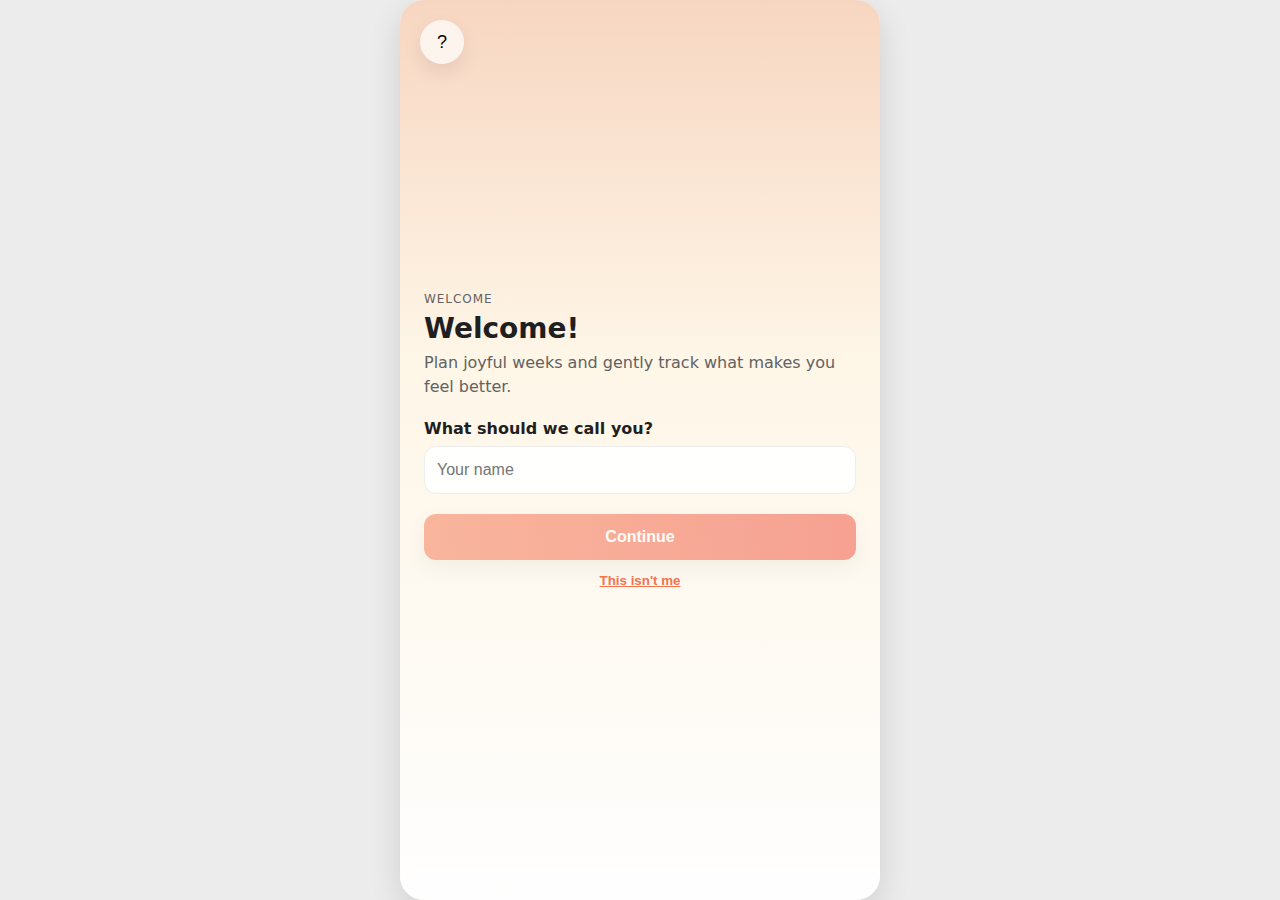
<file: index.html>
<!DOCTYPE html>
<html lang="en">
<head>
  <meta charset="UTF-8">
  <meta name="viewport" content="width=device-width, initial-scale=1.0">
  <title>Joyful Weeks</title>
  <link rel="stylesheet" href="styles.css">
</head>
<body>
  <div id="app">
    <!-- Screen 1a / 1b: Welcome -->
    <section id="screen-welcome" class="screen gradient-bg">
      <header class="top-actions">
        <button class="icon-btn" aria-label="Help">?</button>
      </header>
      <div class="welcome-content">
        <div class="welcome-text">
          <p class="eyebrow">Welcome</p>
          <h1 id="welcome-title">Welcome!</h1>
          <p id="welcome-subtitle" class="subtitle">Plan joyful weeks and gently track what makes you feel better.</p>
        </div>
        <div class="welcome-form" id="welcome-form">
          <label for="display-name">What should we call you?</label>
          <input id="display-name" name="display-name" type="text" maxlength="30" placeholder="Your name" />
        </div>
        <div class="welcome-actions">
          <button id="welcome-primary" class="btn primary" disabled>Continue</button>
          <button id="welcome-secondary" class="link-btn">This isn't me</button>
        </div>
      </div>
    </section>

    <!-- Screen 2: Week selection -->
    <section id="screen-weeks" class="screen gradient-bg hidden">
      <header class="top-actions">
        <button class="icon-btn" aria-label="Back" data-nav="welcome">←</button>
        <button class="icon-btn" aria-label="Help">?</button>
      </header>
      <div class="screen-heading">
        <p class="eyebrow">Weeks</p>
        <h1>Select your week</h1>
        <p class="subtitle">Pick a week to plan or review joyful activities.</p>
      </div>
      <div class="weeks-list" id="weeks-list"></div>
    </section>

    <!-- Screen 3: Weekly dashboard -->
    <section id="screen-dashboard" class="screen hidden">
      <header class="dash-header">
        <div>
          <p class="eyebrow" id="dashboard-week-label">This week</p>
          <h1 id="dashboard-title">Week March 10–16</h1>
          <p class="subtitle">Track your joyful activities and weekly points.</p>
        </div>
        <button class="text-btn" id="week-picker">Pick another week</button>
      </header>
      <div class="progress-card">
        <div class="progress-chart" aria-label="Weekly progress">
          <div class="progress-circle">
            <div class="progress-inner" id="progress-circle"></div>
            <div class="progress-count">
              <span class="count" id="completed-points">0</span>
              <span class="label">pts</span>
            </div>
          </div>
          <div class="progress-legend">
            <div class="legend-item"><span class="dot goal"></span>Recommended: <strong id="goal-points">28</strong></div>
            <div class="legend-item"><span class="dot assigned"></span>Assigned: <strong id="assigned-points">0</strong></div>
            <div class="legend-item"><span class="dot completed"></span>Completed: <strong id="completed-points-text">0</strong></div>
          </div>
        </div>
        <div class="message" id="state-message">This week is still empty. Want to add a few ideas for movement, nature or creativity?</div>
        <div class="actions">
          <button class="btn primary" id="cta-discover">Find activities for this week</button>
          <button class="btn secondary" id="cta-list">My list for this week</button>
          <button class="link-btn" id="cta-points">What are 28 points?</button>
        </div>
      </div>
      <nav class="bottom-bar">
        <button class="bottom-btn" id="nav-discover">
          <span class="icon">⭐</span>
          <span>Discover</span>
        </button>
        <button class="bottom-btn" id="nav-mylist">
          <span class="icon">📋</span>
          <span>My list</span>
        </button>
      </nav>
    </section>

    <!-- Screen 4-1-0: Pillar selection -->
    <section id="screen-pillars" class="screen hidden">
      <header class="top-actions">
        <button class="icon-btn" aria-label="Back" data-nav="dashboard">←</button>
        <div class="week-chip" id="pillars-week"></div>
      </header>
      <div class="screen-heading">
        <p class="eyebrow">Start with</p>
        <h1>Where would you like to start?</h1>
        <p class="subtitle">Pick a focus area to see activities for this week.</p>
      </div>
      <div class="pillars-grid" id="pillars-grid"></div>
      <div class="inline-progress" id="pillars-progress"></div>
    </section>

    <!-- Screen 4-1-1: Activity type selection -->
    <section id="screen-types" class="screen hidden">
      <header class="top-actions">
        <button class="icon-btn" aria-label="Back" data-nav="pillars">←</button>
        <div class="week-chip" id="types-week"></div>
      </header>
      <div class="screen-heading">
        <p class="eyebrow">What suits you best?</p>
        <h1>Select an activity type</h1>
        <p class="subtitle">Options depend on what is available for your chosen area.</p>
      </div>
      <div class="type-chips" id="type-chips"></div>
      <div class="inline-progress" id="types-progress"></div>
    </section>

    <!-- Screen 4-1-2: Activity list -->
    <section id="screen-activities" class="screen hidden">
      <header class="top-actions">
        <button class="icon-btn" aria-label="Back" data-nav="types">←</button>
        <div class="week-chip" id="activities-week"></div>
      </header>
      <div class="screen-heading">
        <p class="eyebrow" id="activities-area">Movement</p>
        <h1 id="activities-title">Pick an activity</h1>
        <p class="subtitle">Add items to your week or mark them as done.</p>
      </div>
      <div class="inline-progress" id="activities-progress"></div>
      <div class="card-list" id="activity-cards"></div>
    </section>

    <!-- Screen 4-2-0: My list -->
    <section id="screen-mylist" class="screen hidden">
      <header class="top-actions">
        <button class="icon-btn" aria-label="Back" data-nav="dashboard">←</button>
        <div class="week-chip" id="mylist-week"></div>
      </header>
      <div class="screen-heading">
        <p class="eyebrow">My week</p>
        <h1 id="mylist-title">Week overview</h1>
        <p class="subtitle">Assigned and completed activities for this week.</p>
      </div>
      <div class="inline-progress" id="mylist-progress"></div>
      <div class="list-section">
        <h2>Assigned (not yet completed)</h2>
        <div class="card-list" id="mylist-assigned"></div>
      </div>
      <div class="list-section">
        <h2>Completed</h2>
        <div class="card-list" id="mylist-completed"></div>
      </div>
      <div class="actions">
        <button class="btn primary" data-nav="pillars">Add more activities</button>
        <button class="btn secondary" data-nav="dashboard">Back to this week</button>
      </div>
    </section>

    <!-- Overlay: What are points -->
    <div id="overlay-points" class="overlay hidden" role="dialog" aria-modal="true">
      <div class="modal">
        <div class="modal-header">
          <h2>What are 28 points?</h2>
          <button class="icon-btn" data-close="overlay-points">✕</button>
        </div>
        <p>The recommended weekly goal is 28 points. Each activity adds points based on its impact. Assigned points show what you plan, completed points show what you did.</p>
        <button class="btn primary" data-close="overlay-points">Got it</button>
      </div>
    </div>

    <!-- Overlay: Feedback form -->
    <div id="overlay-feedback" class="overlay hidden" role="dialog" aria-modal="true">
      <div class="modal">
        <div class="modal-header">
          <h2>Share quick feedback</h2>
          <button class="icon-btn" data-close="overlay-feedback">✕</button>
        </div>
        <p>Leave a short note about what you did and how it went.</p>
        <textarea id="feedback-text" rows="3" placeholder="Type at least one character"></textarea>
        <div class="modal-actions">
          <button class="btn secondary" data-close="overlay-feedback">Cancel</button>
          <button class="btn primary" id="feedback-submit">Save feedback</button>
        </div>
      </div>
    </div>
  </div>
  <script src="script.js"></script>
</body>
</html>
</file>
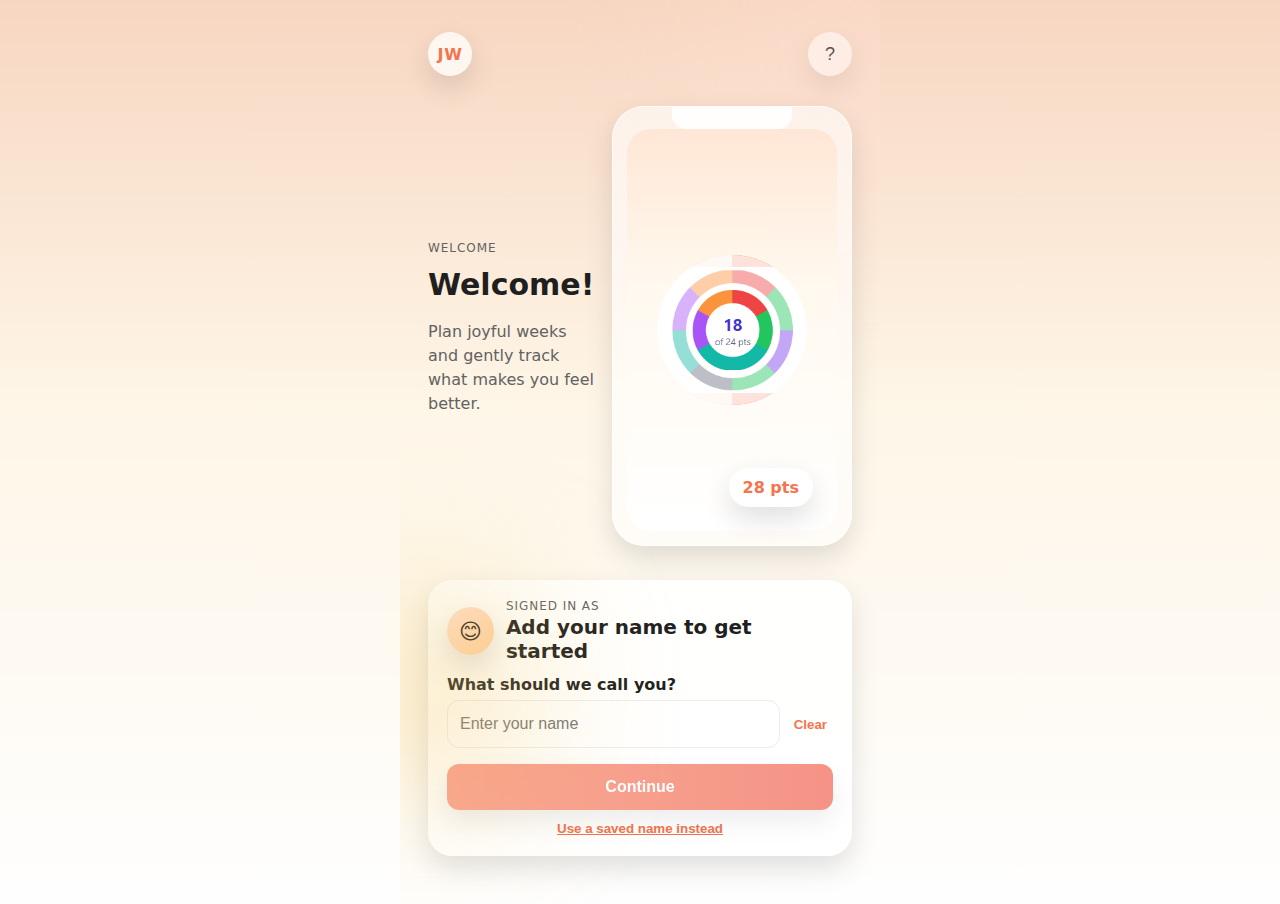
<file: welcome.html>
<!DOCTYPE html>
<html lang="en">
<head>
  <meta charset="UTF-8">
  <meta name="viewport" content="width=device-width, initial-scale=1.0">
  <title>Joyful Weeks – Welcome</title>
  <link rel="stylesheet" href="welcome.css">
</head>
<body>
  <main class="landing">
    <div class="landing__glow landing__glow--one"></div>
    <div class="landing__glow landing__glow--two"></div>
    <header class="landing__header">
      <div class="logo-mark" aria-hidden="true">JW</div>
      <button class="icon-btn" aria-label="Help">?</button>
    </header>

    <section class="landing__hero">
      <div class="hero__copy">
        <p class="eyebrow">Welcome</p>
        <h1 id="hero-title">Welcome back</h1>
        <p id="hero-body" class="subtitle">We saved your joyful week planner. Continue where you left off or update your name.</p>
      </div>
      <div class="hero__visual" aria-hidden="true">
        <div class="phone-frame">
          <div class="phone-notch"></div>
          <div class="phone-screen">
            <div class="phone-chart"></div>
            <div class="phone-badge">28 pts</div>
          </div>
        </div>
      </div>
    </section>

    <section class="landing__card" aria-labelledby="cta-title">
      <div class="card__content">
        <div class="card__header">
          <div class="avatar" aria-hidden="true">😊</div>
          <div>
            <p class="eyebrow" id="cta-title">Signed in as</p>
            <p id="cta-name" class="card__name">Your name</p>
          </div>
        </div>
        <div class="card__form" id="name-form">
          <label class="card__label" for="display-name">Prefer a different name?</label>
          <div class="input-row">
            <input id="display-name" name="display-name" type="text" placeholder="Enter your name" maxlength="30" autocomplete="name">
            <button class="text-btn" id="clear-name" type="button">Clear</button>
          </div>
        </div>
      </div>
      <div class="card__actions">
        <button class="btn primary" id="continue-btn" disabled>Continue</button>
        <button class="link-btn" id="switch-mode" type="button">This isn't me</button>
      </div>
    </section>
  </main>

  <script src="welcome.js"></script>
</body>
</html>
</file>
<file: styles.css>
:root {
  --gradient: linear-gradient(180deg, #f7d6c1 0%, #fef6e7 40%, #fefefe 100%);
  --bg: #fdf9f5;
  --text: #1f1f1f;
  --muted: #626262;
  --primary: #f5744e;
  --primary-strong: #ef4c37;
  --secondary: #ffffff;
  --card: #ffffff;
  --shadow: 0 8px 20px rgba(0,0,0,0.08);
  --radius-lg: 24px;
  --radius-sm: 12px;
  --border: #ededed;
  --accent-mint: #5bd6a4;
  --accent-blue: #79a1ff;
  --accent-gold: #f4c762;
  font-family: 'Inter', system-ui, -apple-system, sans-serif;
}

* { box-sizing: border-box; }

body {
  margin: 0;
  background: var(--bg);
  color: var(--text);
}

#app {
  max-width: 480px;
  margin: 0 auto;
  min-height: 100vh;
  background: var(--bg);
}

.screen {
  padding: 20px 20px 100px;
  min-height: 100vh;
  display: flex;
  flex-direction: column;
  gap: 16px;
}

.hidden { display: none; }

.gradient-bg {
  background: var(--gradient);
}

.top-actions, .dash-header {
  display: flex;
  align-items: center;
  justify-content: space-between;
  gap: 12px;
}

.icon-btn {
  width: 44px;
  height: 44px;
  border-radius: 50%;
  border: none;
  background: rgba(255,255,255,0.7);
  box-shadow: var(--shadow);
  font-size: 18px;
  cursor: pointer;
}

.text-btn, .link-btn {
  background: none;
  border: none;
  color: var(--primary);
  font-weight: 600;
  cursor: pointer;
}

.link-btn { text-decoration: underline; }

.eyebrow {
  text-transform: uppercase;
  letter-spacing: 0.08em;
  font-size: 12px;
  color: var(--muted);
  margin: 0;
}

.subtitle {
  color: var(--muted);
  line-height: 1.5;
  margin: 6px 0 0;
}

h1 { margin: 6px 0; font-size: 28px; }

.btn {
  width: 100%;
  padding: 14px 16px;
  border-radius: var(--radius-sm);
  border: none;
  font-size: 16px;
  font-weight: 700;
  cursor: pointer;
  transition: transform 0.1s ease, box-shadow 0.1s ease;
}

.btn:active { transform: translateY(1px); }

.btn.primary {
  background: linear-gradient(90deg, var(--primary) 0%, var(--primary-strong) 100%);
  color: #fff;
  box-shadow: var(--shadow);
}

.btn.primary:disabled { opacity: 0.5; cursor: not-allowed; }

.btn.secondary {
  background: #fff;
  color: var(--text);
  border: 1px solid var(--border);
}

.welcome-content {
  flex: 1;
  display: flex;
  flex-direction: column;
  justify-content: center;
  gap: 20px;
  padding: 10px 4px;
}

.welcome-form label {
  display: block;
  font-weight: 600;
  margin-bottom: 8px;
}

.welcome-form input {
  width: 100%;
  padding: 14px 12px;
  border-radius: var(--radius-sm);
  border: 1px solid var(--border);
  background: rgba(255,255,255,0.9);
  font-size: 16px;
}

.welcome-actions { display: flex; flex-direction: column; gap: 12px; }

.weeks-list { display: flex; flex-direction: column; gap: 12px; }

.week-card {
  padding: 16px;
  border-radius: var(--radius-lg);
  background: #fff;
  border: 1px solid var(--border);
  box-shadow: var(--shadow);
  display: flex;
  justify-content: space-between;
  align-items: center;
  gap: 12px;
}

.week-info { display: flex; flex-direction: column; gap: 4px; }

.week-label { font-weight: 700; }

.week-dates { color: var(--muted); font-size: 14px; }

.week-status { display: flex; align-items: center; gap: 6px; color: var(--muted); font-size: 13px; }

.badge {
  background: var(--primary);
  color: #fff;
  padding: 4px 10px;
  border-radius: 999px;
  font-size: 12px;
}

.week-card.current { border-color: var(--primary); box-shadow: 0 10px 24px rgba(245,116,78,0.2); }
.week-card.past { opacity: 0.6; }

.progress-card {
  background: #fff;
  padding: 20px;
  border-radius: var(--radius-lg);
  box-shadow: var(--shadow);
  display: flex;
  flex-direction: column;
  gap: 16px;
}

.progress-chart { display: flex; align-items: center; gap: 20px; }

.progress-circle {
  position: relative;
  width: 160px;
  height: 160px;
  border-radius: 50%;
  display: grid;
  place-items: center;
  background: conic-gradient(var(--primary) 0deg, var(--primary) 90deg, #ffe0d2 90deg 360deg);
}

.progress-inner {
  width: 120px;
  height: 120px;
  border-radius: 50%;
  background: #fff;
}

.progress-count {
  position: absolute;
  display: flex;
  flex-direction: column;
  align-items: center;
}

.progress-count .count { font-size: 32px; font-weight: 800; }

.progress-count .label { color: var(--muted); }

.progress-legend { display: flex; flex-direction: column; gap: 8px; font-size: 14px; }

.legend-item { display: flex; align-items: center; gap: 8px; }

.dot { width: 12px; height: 12px; border-radius: 50%; display: inline-block; }
.dot.goal { background: #ffe0d2; }
.dot.assigned { background: var(--accent-blue); }
.dot.completed { background: var(--primary); }

.message {
  background: #f9f3ec;
  border-radius: var(--radius-sm);
  padding: 12px;
  color: #5a341f;
  line-height: 1.5;
}

.actions { display: flex; flex-direction: column; gap: 12px; }

.bottom-bar {
  position: fixed;
  bottom: 0;
  left: 0;
  right: 0;
  max-width: 480px;
  margin: 0 auto;
  display: grid;
  grid-template-columns: repeat(2,1fr);
  gap: 6px;
  padding: 12px 16px 16px;
  background: #fff;
  box-shadow: 0 -8px 18px rgba(0,0,0,0.08);
}

.bottom-btn {
  border: 1px solid var(--border);
  border-radius: var(--radius-sm);
  background: #fff;
  padding: 10px;
  display: flex;
  flex-direction: column;
  align-items: center;
  gap: 4px;
  font-weight: 600;
}

.screen-heading { display: flex; flex-direction: column; gap: 4px; }

.pillars-grid {
  display: grid;
  grid-template-columns: repeat(auto-fit, minmax(140px, 1fr));
  gap: 12px;
}

.pillar-card {
  padding: 14px;
  background: #fff;
  border-radius: var(--radius-lg);
  border: 1px solid var(--border);
  box-shadow: var(--shadow);
  display: flex;
  flex-direction: column;
  gap: 10px;
}

.pillar-card .icon { font-size: 24px; }

.inline-progress {
  margin-top: 8px;
  padding: 12px;
  border-radius: var(--radius-sm);
  background: #f5f7fb;
  color: #45505f;
  font-weight: 600;
  display: flex;
  justify-content: space-between;
  gap: 12px;
}

.type-chips { display: flex; gap: 10px; flex-wrap: wrap; }

.chip {
  padding: 10px 14px;
  background: #fff;
  border-radius: 999px;
  border: 1px solid var(--border);
  font-weight: 600;
  box-shadow: var(--shadow);
  cursor: pointer;
}

.chip.active { border-color: var(--primary); color: var(--primary); }

.card-list { display: flex; flex-direction: column; gap: 12px; }

.card {
  background: #fff;
  border-radius: var(--radius-lg);
  border: 1px solid var(--border);
  padding: 16px;
  box-shadow: var(--shadow);
  display: flex;
  flex-direction: column;
  gap: 10px;
}

.card-header { display: flex; justify-content: space-between; gap: 12px; }

.tags { display: flex; flex-wrap: wrap; gap: 6px; font-size: 12px; color: var(--muted); }

.tag-pill {
  background: #f3f5f8;
  border-radius: 999px;
  padding: 4px 10px;
}

.card .points { font-weight: 700; color: var(--primary); }

.card-actions { display: flex; flex-direction: column; gap: 8px; }

.link-out {
  display: inline-flex;
  align-items: center;
  gap: 6px;
  font-weight: 600;
  color: var(--primary);
}

.week-chip {
  padding: 8px 12px;
  border-radius: 999px;
  background: #fff;
  border: 1px solid var(--border);
  font-weight: 700;
}

.list-section { display: flex; flex-direction: column; gap: 8px; margin-top: 16px; }

.list-section h2 { margin: 0; font-size: 18px; }

.overlay {
  position: fixed;
  inset: 0;
  background: rgba(0,0,0,0.5);
  display: grid;
  place-items: center;
  padding: 20px;
  z-index: 10;
}

.overlay.hidden { display: none; }

.modal {
  background: #fff;
  border-radius: var(--radius-lg);
  padding: 20px;
  width: min(420px, 100%);
  box-shadow: var(--shadow);
  display: flex;
  flex-direction: column;
  gap: 12px;
}

.modal-header { display: flex; justify-content: space-between; align-items: center; }

.modal textarea {
  width: 100%;
  padding: 12px;
  border-radius: var(--radius-sm);
  border: 1px solid var(--border);
  resize: vertical;
}

.modal-actions { display: flex; gap: 12px; }

@media (min-width: 540px) {
  body { background: #ececec; }
  #app { border-radius: 24px; box-shadow: 0 12px 32px rgba(0,0,0,0.12); overflow: hidden; }
  .bottom-bar { border-radius: 24px 24px 0 0; }
}
</file>
<file: welcome.css>
:root {
  --gradient: linear-gradient(180deg, #f7d6c1 0%, #fef6e7 45%, #fefefe 100%);
  --bg: #fdf9f5;
  --text: #1f1f1f;
  --muted: #626262;
  --primary: #f5744e;
  --primary-strong: #ef4c37;
  --card: rgba(255, 255, 255, 0.9);
  --shadow: 0 12px 28px rgba(0, 0, 0, 0.12);
  --radius-lg: 24px;
  --radius-sm: 12px;
  font-family: 'Inter', system-ui, -apple-system, sans-serif;
}

* { box-sizing: border-box; }

body {
  margin: 0;
  min-height: 100vh;
  background: var(--gradient);
  color: var(--text);
}

.landing {
  position: relative;
  min-height: 100vh;
  max-width: 480px;
  margin: 0 auto;
  padding: 24px 20px 40px;
  display: flex;
  flex-direction: column;
  gap: 24px;
  overflow: hidden;
}

.landing__glow {
  position: absolute;
  filter: blur(80px);
  opacity: 0.45;
  pointer-events: none;
}

.landing__glow--one {
  width: 240px;
  height: 240px;
  background: #ffe0d2;
  top: -40px;
  right: -80px;
}

.landing__glow--two {
  width: 180px;
  height: 180px;
  background: #f4c762;
  bottom: 120px;
  left: -60px;
}

.landing__header {
  display: flex;
  justify-content: space-between;
  align-items: center;
}

.logo-mark {
  width: 44px;
  height: 44px;
  border-radius: 50%;
  background: rgba(255, 255, 255, 0.75);
  display: grid;
  place-items: center;
  font-weight: 800;
  letter-spacing: 0.04em;
  color: var(--primary);
  box-shadow: var(--shadow);
}

.icon-btn {
  width: 44px;
  height: 44px;
  border-radius: 50%;
  border: none;
  background: rgba(255, 255, 255, 0.7);
  box-shadow: var(--shadow);
  font-size: 18px;
  cursor: pointer;
}

.eyebrow {
  text-transform: uppercase;
  letter-spacing: 0.08em;
  font-size: 12px;
  color: var(--muted);
  margin: 0;
}

.subtitle {
  color: var(--muted);
  line-height: 1.5;
  margin: 6px 0 0;
}

h1 { margin: 6px 0; font-size: 30px; }

.landing__hero {
  display: grid;
  grid-template-columns: 1fr;
  gap: 16px;
}

.hero__copy { display: flex; flex-direction: column; gap: 6px; }

.hero__visual {
  display: flex;
  justify-content: center;
  padding: 6px 0 10px;
}

.phone-frame {
  width: 240px;
  height: 440px;
  border-radius: 32px;
  background: rgba(255, 255, 255, 0.6);
  position: relative;
  box-shadow: var(--shadow);
  overflow: hidden;
  border: 1px solid rgba(255, 255, 255, 0.7);
}

.phone-notch {
  width: 120px;
  height: 22px;
  background: rgba(255, 255, 255, 0.9);
  border-radius: 0 0 14px 14px;
  position: absolute;
  top: 0;
  left: 50%;
  transform: translateX(-50%);
}

.phone-screen {
  position: absolute;
  inset: 22px 14px 14px;
  border-radius: 24px;
  background: linear-gradient(180deg, #ffe7d6 0%, #fff9ef 40%, #ffffff 100%);
  display: grid;
  place-items: center;
}

.phone-chart {
  width: 150px;
  height: 150px;
  border-radius: 50%;
  background: url('PNGs_and_SVGs/chart__Final_for_Now.png') center/contain no-repeat, conic-gradient(var(--primary) 0deg 180deg, #ffe0d2 180deg 360deg);
  box-shadow: inset 0 0 0 12px rgba(255, 255, 255, 0.8);
}

.phone-badge {
  position: absolute;
  bottom: 24px;
  right: 24px;
  background: #fff;
  padding: 10px 14px;
  border-radius: 999px;
  font-weight: 700;
  color: var(--primary);
  box-shadow: var(--shadow);
}

.landing__card {
  background: var(--card);
  border-radius: var(--radius-lg);
  box-shadow: var(--shadow);
  padding: 18px;
  display: flex;
  flex-direction: column;
  gap: 16px;
  border: 1px solid rgba(255, 255, 255, 0.8);
}

.card__content { display: flex; flex-direction: column; gap: 12px; }
.card__header { display: flex; align-items: center; gap: 12px; }

.avatar {
  width: 48px;
  height: 48px;
  border-radius: 50%;
  background: linear-gradient(135deg, #ffe0d2, #ffd09d);
  display: grid;
  place-items: center;
  font-size: 22px;
  box-shadow: var(--shadow);
}

.card__name { margin: 2px 0 0; font-size: 20px; font-weight: 700; }

.card__label { font-weight: 600; display: block; margin-bottom: 6px; }

.input-row { display: flex; align-items: center; gap: 8px; }

input[type="text"] {
  flex: 1;
  padding: 14px 12px;
  border-radius: var(--radius-sm);
  border: 1px solid #ededed;
  background: rgba(255, 255, 255, 0.95);
  font-size: 16px;
}

.btn {
  width: 100%;
  padding: 14px 16px;
  border-radius: var(--radius-sm);
  border: none;
  font-size: 16px;
  font-weight: 700;
  cursor: pointer;
  transition: transform 0.1s ease, box-shadow 0.1s ease;
}

.btn.primary {
  background: linear-gradient(90deg, var(--primary) 0%, var(--primary-strong) 100%);
  color: #fff;
  box-shadow: var(--shadow);
}

.btn.primary:disabled { opacity: 0.6; cursor: not-allowed; }

.card__actions { display: flex; flex-direction: column; gap: 10px; }

.text-btn, .link-btn {
  background: none;
  border: none;
  color: var(--primary);
  font-weight: 700;
  cursor: pointer;
}

.link-btn { text-decoration: underline; }

@media (min-width: 520px) {
  .landing { padding: 32px 28px 48px; }
  .landing__hero { grid-template-columns: 1.05fr 0.95fr; align-items: center; }
  .hero__visual { justify-content: flex-end; }
}
</file>
